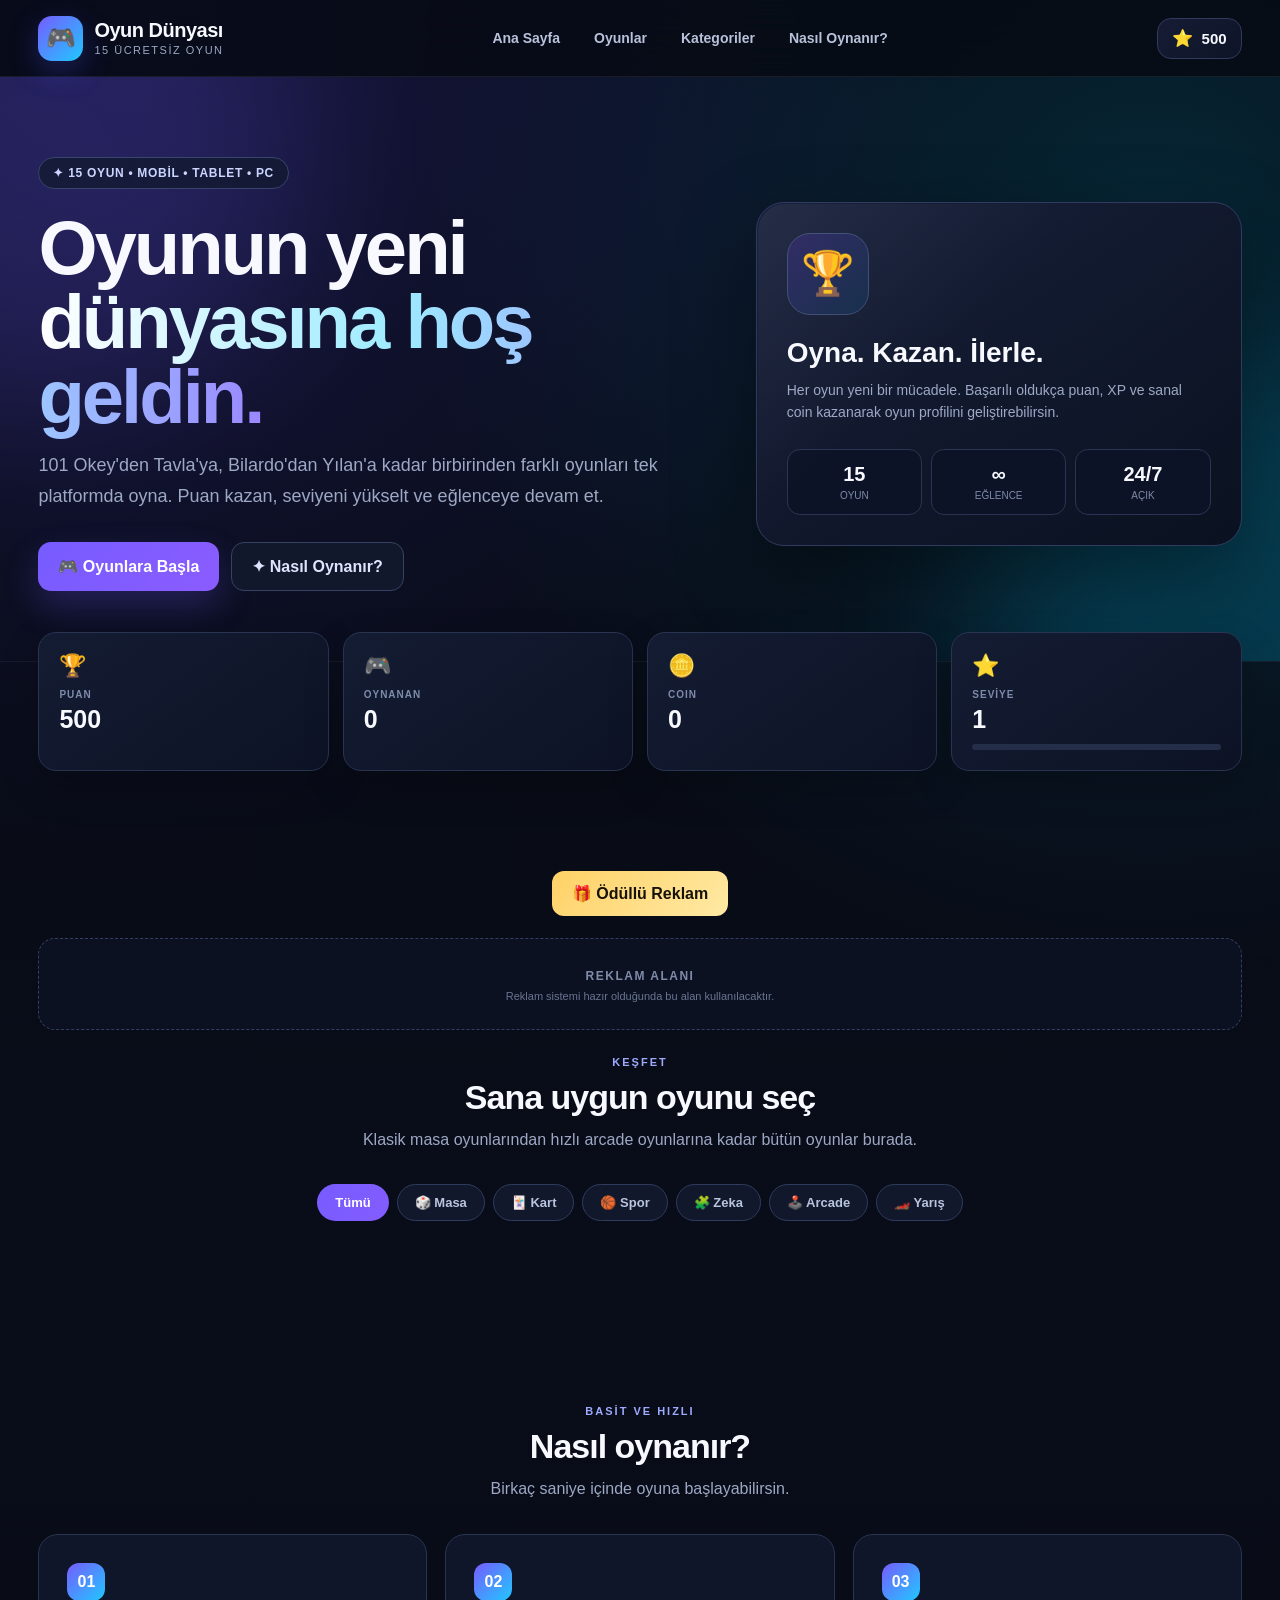
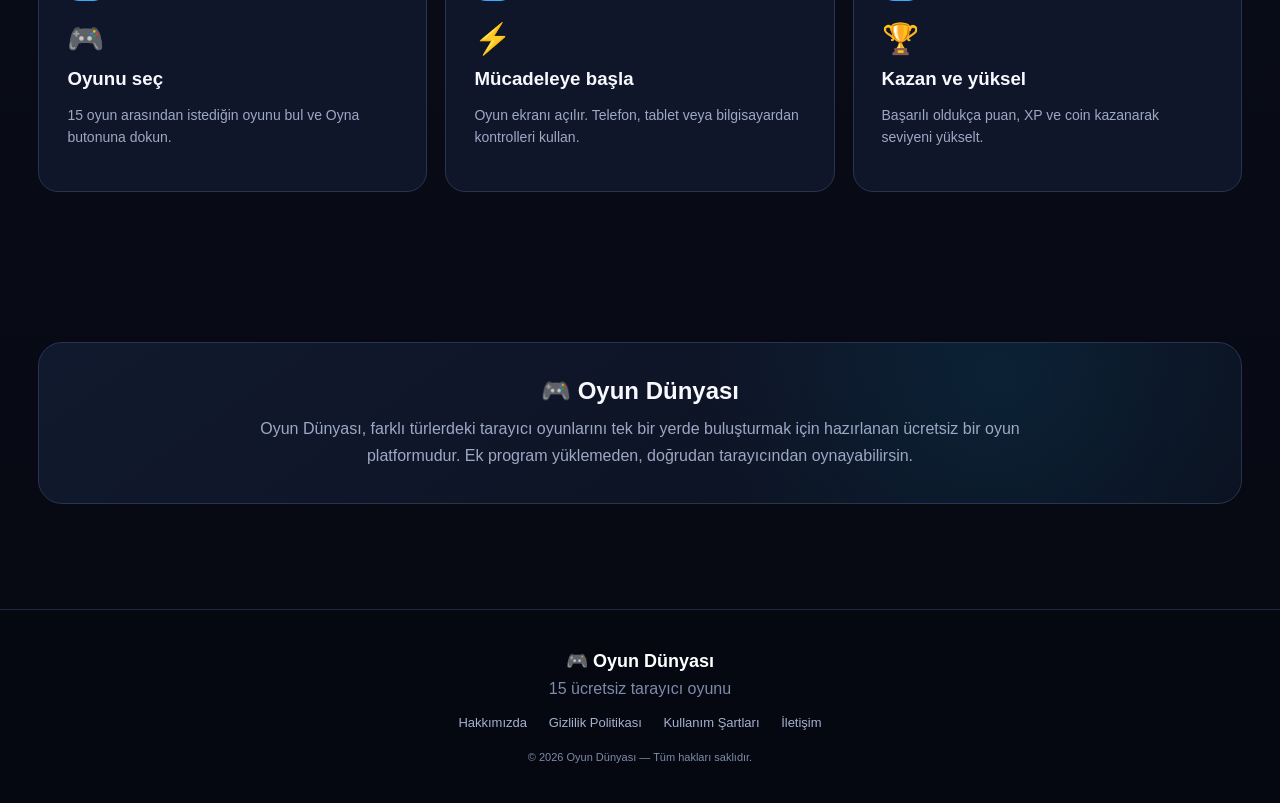
<file: index.html>
<!DOCTYPE html>
<html lang="tr">
<head>
<meta charset="UTF-8">
<meta name="viewport" content="width=device-width, initial-scale=1.0">

<title>🎮 Oyun Dünyası | 15 Ücretsiz Oyun</title>

<meta name="description" content="Oyun Dünyası - 15 ücretsiz tarayıcı oyunu. 101 Okey, Tavla, Dama, Batak, Bilardo ve daha fazlası.">
<meta name="theme-color" content="#080b16">

<style>
*{
    box-sizing:border-box;
}

html{
    scroll-behavior:smooth;
}

:root{
    --bg:#070a13;
    --bg2:#0c1020;
    --panel:#11172a;
    --panel2:#171e35;
    --line:#293352;
    --text:#f7f9ff;
    --muted:#9da8c5;
    --purple:#765cff;
    --blue:#20c8ff;
    --gold:#ffd166;
    --green:#48e0a4;
    --danger:#ff5f7a;
}

body{
    margin:0;
    min-height:100vh;
    color:var(--text);
    font-family:Inter,Segoe UI,Arial,sans-serif;
    background:
        radial-gradient(circle at 10% 0%,rgba(88,75,255,.20),transparent 32%),
        radial-gradient(circle at 90% 10%,rgba(0,205,255,.14),transparent 30%),
        linear-gradient(180deg,#070a13 0%,#090d19 55%,#060811 100%);
}

button,
input{
    font:inherit;
}

button{
    touch-action:manipulation;
}

a{
    color:inherit;
}

.hidden{
    display:none!important;
}


/* =========================================================
   HEADER
   ========================================================= */

.site-header{
    position:sticky;
    top:0;
    z-index:100;
    border-bottom:1px solid rgba(255,255,255,.07);
    background:rgba(7,10,19,.82);
    backdrop-filter:blur(18px);
}

.header-inner{
    width:min(1220px,94%);
    min-height:76px;
    margin:auto;
    display:flex;
    align-items:center;
    justify-content:space-between;
    gap:25px;
}

.logo{
    text-decoration:none;
    display:flex;
    align-items:center;
    gap:11px;
    white-space:nowrap;
}

.logo-mark{
    width:45px;
    height:45px;
    display:grid;
    place-items:center;
    border-radius:14px;
    font-size:24px;
    background:linear-gradient(135deg,var(--purple),var(--blue));
    box-shadow:0 10px 30px rgba(80,80,255,.28);
}

.logo-text{
    display:flex;
    flex-direction:column;
    line-height:1.05;
}

.logo-main{
    font-size:20px;
    font-weight:900;
    letter-spacing:-.5px;
}

.logo-sub{
    color:var(--muted);
    font-size:11px;
    margin-top:4px;
    letter-spacing:1.5px;
    text-transform:uppercase;
}

.main-nav{
    display:flex;
    align-items:center;
    gap:8px;
}

.main-nav a{
    text-decoration:none;
    color:#b9c2db;
    padding:10px 13px;
    border-radius:10px;
    font-size:14px;
    font-weight:700;
    transition:.2s;
}

.main-nav a:hover{
    color:#fff;
    background:#171e35;
}

.player-box{
    display:flex;
    align-items:center;
    gap:9px;
    padding:9px 14px;
    border:1px solid #303b5e;
    border-radius:14px;
    background:linear-gradient(135deg,#151c34,#0e1427);
}

.player-icon{
    font-size:17px;
}

.player-score{
    font-size:15px;
    font-weight:900;
}


/* =========================================================
   HERO
   ========================================================= */

.hero{
    position:relative;
    overflow:hidden;
    min-height:510px;
    display:flex;
    align-items:center;
    padding:80px 0 70px;
    border-bottom:1px solid rgba(255,255,255,.05);
}

.hero-glow{
    position:absolute;
    width:520px;
    height:520px;
    border-radius:50%;
    filter:blur(80px);
    opacity:.18;
    pointer-events:none;
}

.hero-glow.one{
    background:#725cff;
    left:-220px;
    top:-180px;
}

.hero-glow.two{
    background:#00cfff;
    right:-220px;
    bottom:-220px;
}

.hero-inner{
    position:relative;
    z-index:2;
    width:min(1220px,94%);
    margin:auto;
    display:grid;
    grid-template-columns:1.15fr .85fr;
    gap:60px;
    align-items:center;
}

.hero-content{
    max-width:700px;
}

.hero-badge{
    display:inline-flex;
    align-items:center;
    gap:8px;
    padding:8px 14px;
    border:1px solid #38446d;
    border-radius:30px;
    background:rgba(18,25,48,.8);
    color:#cbd5ff;
    font-size:12px;
    font-weight:900;
    letter-spacing:.7px;
}

.hero h1{
    margin:22px 0 16px;
    font-size:clamp(42px,6vw,76px);
    line-height:.98;
    letter-spacing:-3px;
}

.hero h1 span{
    background:linear-gradient(90deg,#fff,#9eebff,#9a88ff);
    -webkit-background-clip:text;
    background-clip:text;
    color:transparent;
}

.hero p{
    max-width:650px;
    color:var(--muted);
    font-size:18px;
    line-height:1.7;
    margin:0;
}

.hero-actions{
    display:flex;
    flex-wrap:wrap;
    gap:12px;
    margin-top:30px;
}

.hero-btn{
    display:inline-flex;
    align-items:center;
    justify-content:center;
    min-width:170px;
    padding:14px 20px;
    border-radius:13px;
    text-decoration:none;
    font-weight:900;
    transition:.2s;
}

.hero-btn.primary{
    color:#fff;
    background:linear-gradient(135deg,var(--purple),#8b5cff);
    box-shadow:0 15px 35px rgba(112,86,255,.24);
}

.hero-btn.secondary{
    color:#dfe5ff;
    border:1px solid #364263;
    background:#12182b;
}

.hero-btn:hover{
    transform:translateY(-2px);
}

.hero-panel{
    position:relative;
    padding:30px;
    border:1px solid #303b5f;
    border-radius:28px;
    background:
        linear-gradient(145deg,rgba(25,33,61,.94),rgba(10,15,29,.96));
    box-shadow:0 30px 80px rgba(0,0,0,.38);
}

.hero-panel::before{
    content:"";
    position:absolute;
    inset:1px;
    border-radius:27px;
    pointer-events:none;
    background:linear-gradient(135deg,rgba(255,255,255,.06),transparent 40%);
}

.hero-panel-icon{
    width:82px;
    height:82px;
    display:grid;
    place-items:center;
    border-radius:23px;
    font-size:43px;
    background:linear-gradient(135deg,#28225f,#132c48);
    border:1px solid #3c4a73;
    margin-bottom:22px;
}

.hero-panel h2{
    margin:0 0 10px;
    text-align:left;
    font-size:28px;
}

.hero-panel p{
    font-size:14px;
    line-height:1.6;
}

.hero-mini-stats{
    display:grid;
    grid-template-columns:repeat(3,1fr);
    gap:9px;
    margin-top:25px;
}

.hero-mini-stat{
    padding:13px 8px;
    text-align:center;
    border:1px solid #293552;
    border-radius:13px;
    background:#0c1326;
}

.hero-mini-stat strong{
    display:block;
    font-size:20px;
}

.hero-mini-stat span{
    display:block;
    color:#7f8bab;
    font-size:10px;
    margin-top:4px;
}


/* =========================================================
   ANA İÇERİK
   ========================================================= */

.container{
    width:min(1220px,94%);
    margin:auto;
}

.section{
    padding:75px 0;
}

.section-heading{
    text-align:center;
    margin-bottom:32px;
}

.section-kicker{
    display:inline-block;
    color:#9daaff;
    font-size:11px;
    font-weight:900;
    letter-spacing:2px;
    margin-bottom:10px;
}

.section-heading h2{
    margin:0;
    font-size:34px;
    letter-spacing:-1px;
}

.section-heading p{
    color:var(--muted);
    max-width:650px;
    margin:10px auto 0;
    line-height:1.6;
}


/* =========================================================
   İSTATİSTİK
   ========================================================= */

.stats-grid{
    display:grid;
    grid-template-columns:repeat(4,1fr);
    gap:14px;
    margin-top:-30px;
    position:relative;
    z-index:5;
}

.stat-card{
    padding:20px;
    border:1px solid #293451;
    border-radius:18px;
    background:linear-gradient(145deg,#141c33,#0d1325);
    box-shadow:0 16px 40px rgba(0,0,0,.2);
}

.stat-top{
    display:flex;
    justify-content:space-between;
    align-items:center;
}

.stat-icon{
    font-size:22px;
}

.stat-label{
    color:#7f8bab;
    font-size:10px;
    font-weight:900;
    letter-spacing:1px;
    margin-top:10px;
}

.stat-value{
    font-size:25px;
    font-weight:900;
    margin-top:5px;
}

.xp-bar{
    height:6px;
    margin-top:10px;
    border-radius:10px;
    overflow:hidden;
    background:#242e48;
}

.xp-bar div{
    width:0;
    height:100%;
    background:linear-gradient(90deg,var(--purple),var(--blue));
}


/* =========================================================
   BONUS + REKLAM
   ========================================================= */

.utility-row{
    display:flex;
    align-items:center;
    justify-content:center;
    gap:12px;
    flex-wrap:wrap;
    margin:25px 0 12px;
}

.utility-btn{
    border:0;
    border-radius:12px;
    padding:13px 20px;
    color:#17120a;
    background:linear-gradient(135deg,#ffd166,#ffe9a4);
    font-weight:900;
    cursor:pointer;
}

.ad-slot{
    width:100%;
    min-height:92px;
    display:grid;
    place-items:center;
    margin:22px 0;
    padding:20px;
    border:1px dashed #33405f;
    border-radius:17px;
    color:#697592;
    background:#0b1121;
    text-align:center;
}

.ad-slot strong{
    color:#7f8baa;
    font-size:12px;
    letter-spacing:1.5px;
}

.ad-slot small{
    display:block;
    margin-top:6px;
    font-size:11px;
}


/* =========================================================
   FİLTRELER
   ========================================================= */

.filters{
    display:flex;
    justify-content:center;
    flex-wrap:wrap;
    gap:8px;
    margin-bottom:30px;
}

.game-filter{
    border:1px solid #303c5d;
    border-radius:25px;
    padding:10px 17px;
    color:#b9c4df;
    background:#11182b;
    cursor:pointer;
    font-size:13px;
    font-weight:800;
    transition:.2s;
}

.game-filter:hover,
.game-filter.active{
    color:#fff;
    border-color:transparent;
    background:linear-gradient(135deg,var(--purple),#845cff);
}


/* =========================================================
   OYUN KARTLARI
   ========================================================= */

.games-grid{
    display:grid;
    grid-template-columns:repeat(3,1fr);
    gap:18px;
}

.game-card{
    position:relative;
    overflow:hidden;
    border:1px solid #293552;
    border-radius:20px;
    background:linear-gradient(145deg,#141c33,#0c1223);
    transition:.25s;
}

.game-card:hover{
    transform:translateY(-6px);
    border-color:#5968a1;
    box-shadow:0 22px 50px rgba(0,0,0,.35);
}

.game-image{
    min-height:155px;
    display:flex;
    align-items:center;
    justify-content:center;
    font-size:70px;
    border-bottom:1px solid #252f4b;
    background:
        radial-gradient(circle at 50% 45%,rgba(105,90,255,.22),transparent 65%);
}

.game-card-content{
    padding:20px;
}

.game-card-content h3{
    margin:0 0 8px;
    font-size:20px;
}

.game-card-content p{
    min-height:42px;
    margin:0 0 18px;
    color:#8f9bb8;
    line-height:1.5;
    font-size:13px;
}

.play-game{
    width:100%;
    border:0;
    border-radius:12px;
    padding:13px;
    color:#fff;
    background:linear-gradient(135deg,var(--purple),#845cff);
    font-weight:900;
    cursor:pointer;
    transition:.2s;
}

.play-game:hover{
    filter:brightness(1.13);
    transform:translateY(-1px);
}


/* =========================================================
   NASIL OYNANIR
   ========================================================= */

.steps{
    display:grid;
    grid-template-columns:repeat(3,1fr);
    gap:18px;
}

.step{
    position:relative;
    padding:28px;
    border:1px solid #293451;
    border-radius:20px;
    background:#0f1629;
}

.step-number{
    width:38px;
    height:38px;
    display:grid;
    place-items:center;
    border-radius:12px;
    color:#fff;
    background:linear-gradient(135deg,var(--purple),var(--blue));
    font-weight:900;
    margin-bottom:20px;
}

.step-icon{
    font-size:30px;
    margin-bottom:12px;
}

.step h3{
    margin:0 0 8px;
}

.step p{
    color:var(--muted);
    line-height:1.6;
    font-size:14px;
}


/* =========================================================
   ALT BİLGİ
   ========================================================= */

.info-panel{
    padding:34px;
    border:1px solid #293451;
    border-radius:24px;
    background:
        radial-gradient(circle at 80% 20%,rgba(0,200,255,.08),transparent 30%),
        linear-gradient(145deg,#11192e,#0b1120);
    text-align:center;
}

.info-panel h2{
    margin:0 0 10px;
}

.info-panel p{
    max-width:760px;
    margin:auto;
    color:var(--muted);
    line-height:1.7;
}


/* =========================================================
   FOOTER
   ========================================================= */

footer{
    margin-top:30px;
    padding:40px 20px;
    border-top:1px solid #1d2740;
    background:#050810;
    color:#7f8baa;
    text-align:center;
}

.footer-title{
    color:#fff;
    font-weight:900;
    font-size:18px;
    margin-bottom:8px;
}

.footer-links{
    margin-top:15px;
}

.footer-links a{
    color:#a6b1ce;
    text-decoration:none;
    margin:0 9px;
    font-size:13px;
}

.footer-links a:hover{
    color:#fff;
}

.footer-copy{
    margin-top:20px;
    font-size:11px;
}


/* =========================================================
   OYUN MODALI
   ========================================================= */

#game-modal{
    position:fixed;
    inset:0;
    z-index:500;
    overflow:auto;
    padding:18px;
    background:rgba(3,5,12,.94);
    backdrop-filter:blur(14px);
}

.game-modal-content{
    width:min(1100px,100%);
    min-height:500px;
    margin:15px auto;
    border:1px solid #35436b;
    border-radius:24px;
    overflow:hidden;
    background:linear-gradient(145deg,#111a31,#090f20);
    box-shadow:0 30px 100px rgba(0,0,0,.65);
}

.game-modal-header{
    display:flex;
    align-items:center;
    justify-content:space-between;
    gap:20px;
    padding:18px 22px;
    border-bottom:1px solid #27324e;
    background:rgba(17,25,46,.85);
}

.modal-category{
    color:#8f9cff;
    font-size:10px;
    font-weight:900;
    letter-spacing:1.5px;
}

.game-modal-header h2{
    margin:4px 0 0;
    font-size:23px;
}

.close-modal-btn{
    width:42px;
    height:42px;
    border:1px solid #354263;
    border-radius:12px;
    color:#fff;
    background:#1a233c;
    cursor:pointer;
    font-size:18px;
}

.close-modal-btn:hover{
    background:#283555;
}

.game-area{
    padding:25px;
}


/* =========================================================
   OYUN İÇİ ORTAK SINIFLAR
   ========================================================= */

.game-shell{
    width:100%;
    max-width:950px;
    margin:auto;
}

.game-toolbar{
    display:flex;
    justify-content:center;
    flex-wrap:wrap;
    gap:8px;
    margin-bottom:14px;
}

.game-btn{
    border:0;
    border-radius:11px;
    padding:11px 16px;
    color:#fff;
    background:#263351;
    cursor:pointer;
    font-weight:800;
}

.game-btn.primary{
    background:linear-gradient(135deg,var(--purple),#805cff);
}

.game-btn.gold{
    color:#1b1506;
    background:linear-gradient(135deg,#ffd166,#ffe49a);
}

.game-status{
    text-align:center;
    color:#aeb9d4;
    padding:10px;
    margin-bottom:12px;
}

.game-shell canvas{
    display:block;
    max-width:100%;
    height:auto;
    margin:10px auto;
    border:1px solid #344267;
    border-radius:15px;
    background:#050811;
    touch-action:none;
}

.game-shell button{
    touch-action:manipulation;
}


/* =========================================================
   MESAJ PENCERESİ
   ========================================================= */

#message-modal{
    position:fixed;
    inset:0;
    z-index:700;
    display:grid;
    place-items:center;
    padding:20px;
    background:rgba(3,5,12,.78);
    backdrop-filter:blur(10px);
}

.message-modal-content{
    width:min(430px,100%);
    padding:35px;
    border:1px solid #394871;
    border-radius:24px;
    background:linear-gradient(145deg,#151e38,#0c1325);
    box-shadow:0 30px 90px rgba(0,0,0,.55);
    text-align:center;
}

.message-icon{
    font-size:55px;
    margin-bottom:10px;
}

.message-modal-content h2{
    margin:0 0 10px;
}

.message-modal-content p{
    color:#aeb9d3;
    line-height:1.6;
}

#message-close{
    border:0;
    border-radius:12px;
    padding:12px 25px;
    color:#fff;
    background:linear-gradient(135deg,var(--purple),#825cff);
    cursor:pointer;
    font-weight:900;
}


/* =========================================================
   MOBİL
   ========================================================= */

@media(max-width:950px){

    .hero-inner{
        grid-template-columns:1fr;
        gap:35px;
    }

    .hero-content{
        text-align:center;
        margin:auto;
    }

    .hero p{
        margin:auto;
    }

    .hero-actions{
        justify-content:center;
    }

    .hero-panel{
        max-width:650px;
        width:100%;
        margin:auto;
    }

    .games-grid{
        grid-template-columns:repeat(2,1fr);
    }

    .stats-grid{
        grid-template-columns:repeat(2,1fr);
    }

    .steps{
        grid-template-columns:1fr;
    }
}

@media(max-width:700px){

    .header-inner{
        min-height:auto;
        padding:12px 0;
        flex-wrap:wrap;
        justify-content:center;
    }

    .main-nav{
        order:3;
        width:100%;
        justify-content:center;
        overflow:auto;
    }

    .main-nav a{
        font-size:12px;
        padding:8px;
    }

    .hero{
        padding:55px 0;
    }

    .hero h1{
        font-size:44px;
        letter-spacing:-2px;
    }

    .games-grid{
        grid-template-columns:1fr;
    }

    .section{
        padding:55px 0;
    }

    .game-area{
        padding:15px 8px;
    }
}

@media(max-width:480px){

    .stats-grid{
        grid-template-columns:1fr 1fr;
        gap:9px;
    }

    .stat-card{
        padding:14px;
    }

    .stat-value{
        font-size:20px;
    }

    .hero h1{
        font-size:38px;
    }

    .hero-panel{
        padding:22px;
    }

    .hero-mini-stats{
        grid-template-columns:1fr 1fr 1fr;
    }

    .game-modal-content{
        margin:0;
        border-radius:18px;
    }

    #game-modal{
        padding:7px;
    }
}
</style>
</head>


<body>

<!-- =========================================================
     HEADER
     ========================================================= -->

<header class="site-header">

    <div class="header-inner">

        <a href="#anasayfa" class="logo">

            <div class="logo-mark">🎮</div>

            <div class="logo-text">
                <span class="logo-main">Oyun Dünyası</span>
                <span class="logo-sub">15 Ücretsiz Oyun</span>
            </div>

        </a>


        <nav class="main-nav">

            <a href="#anasayfa">Ana Sayfa</a>

            <a href="#oyunlar">Oyunlar</a>

            <a href="#kategoriler">Kategoriler</a>

            <a href="#nasil-oynanir">Nasıl Oynanır?</a>

        </nav>


        <div class="player-box">

            <span class="player-icon">⭐</span>

            <span id="user-score" class="player-score">500</span>

        </div>

    </div>

</header>



<!-- =========================================================
     HERO
     ========================================================= -->

<section id="anasayfa" class="hero">

    <div class="hero-glow one"></div>
    <div class="hero-glow two"></div>


    <div class="hero-inner">


        <div class="hero-content">

            <span class="hero-badge">
                ✦ 15 OYUN • MOBİL • TABLET • PC
            </span>


            <h1>
                Oyunun yeni<br>
                <span>dünyasına hoş geldin.</span>
            </h1>


            <p>
                101 Okey'den Tavla'ya, Bilardo'dan Yılan'a kadar
                birbirinden farklı oyunları tek platformda oyna.
                Puan kazan, seviyeni yükselt ve eğlenceye devam et.
            </p>


            <div class="hero-actions">

                <a href="#oyunlar" class="hero-btn primary">
                    🎮 Oyunlara Başla
                </a>

                <a href="#nasil-oynanir" class="hero-btn secondary">
                    ✦ Nasıl Oynanır?
                </a>

            </div>

        </div>



        <div class="hero-panel">

            <div class="hero-panel-icon">
                🏆
            </div>

            <h2>
                Oyna. Kazan. İlerle.
            </h2>

            <p>
                Her oyun yeni bir mücadele. Başarılı oldukça
                puan, XP ve sanal coin kazanarak oyun profilini
                geliştirebilirsin.
            </p>


            <div class="hero-mini-stats">

                <div class="hero-mini-stat">
                    <strong>15</strong>
                    <span>OYUN</span>
                </div>

                <div class="hero-mini-stat">
                    <strong>∞</strong>
                    <span>EĞLENCE</span>
                </div>

                <div class="hero-mini-stat">
                    <strong>24/7</strong>
                    <span>AÇIK</span>
                </div>

            </div>

        </div>

    </div>

</section>



<!-- =========================================================
     İSTATİSTİKLER
     ========================================================= -->

<div class="container">

    <div class="stats-grid">

        <div class="stat-card">

            <div class="stat-top">
                <span class="stat-icon">🏆</span>
            </div>

            <div class="stat-label">
                PUAN
            </div>

            <div class="stat-value" id="score">
                500
            </div>

        </div>


        <div class="stat-card">

            <div class="stat-top">
                <span class="stat-icon">🎮</span>
            </div>

            <div class="stat-label">
                OYNANAN
            </div>

            <div class="stat-value" id="played">
                0
            </div>

        </div>


        <div class="stat-card">

            <div class="stat-top">
                <span class="stat-icon">🪙</span>
            </div>

            <div class="stat-label">
                COIN
            </div>

            <div class="stat-value" id="coins">
                0
            </div>

        </div>


        <div class="stat-card">

            <div class="stat-top">
                <span class="stat-icon">⭐</span>
            </div>

            <div class="stat-label">
                SEVİYE
            </div>

            <div class="stat-value">
                <span id="level">1</span>
            </div>

            <div class="xp-bar">
                <div id="xp-bar"></div>
            </div>

        </div>

    </div>

</div>



<!-- =========================================================
     OYUNLAR
     ========================================================= -->

<section id="oyunlar" class="section">

    <div class="container">


        <div class="utility-row">

            <button
                id="watch-ad-btn"
                class="utility-btn"
                type="button">
                🎁 Ödüllü Reklam
            </button>

        </div>


        <div class="ad-slot">

            <div>

                <strong>REKLAM ALANI</strong>

                <small>
                    Reklam sistemi hazır olduğunda bu alan kullanılacaktır.
                </small>

            </div>

        </div>



        <div class="section-heading" id="kategoriler">

            <span class="section-kicker">
                KEŞFET
            </span>

            <h2>
                Sana uygun oyunu seç
            </h2>

            <p>
                Klasik masa oyunlarından hızlı arcade oyunlarına
                kadar bütün oyunlar burada.
            </p>

        </div>



        <!-- FİLTRELER -->

        <div class="filters">

            <button
                type="button"
                class="game-filter active"
                data-filter="all">
                Tümü
            </button>

            <button
                type="button"
                class="game-filter"
                data-filter="board">
                🎲 Masa
            </button>

            <button
                type="button"
                class="game-filter"
                data-filter="cards">
                🃏 Kart
            </button>

            <button
                type="button"
                class="game-filter"
                data-filter="sport">
                🏀 Spor
            </button>

            <button
                type="button"
                class="game-filter"
                data-filter="puzzle">
                🧩 Zeka
            </button>

            <button
                type="button"
                class="game-filter"
                data-filter="arcade">
                🕹️ Arcade
            </button>

            <button
                type="button"
                class="game-filter"
                data-filter="race">
                🏎️ Yarış
            </button>

        </div>



        <!--
            15 OYUN BURAYA JAVASCRIPT TARAFINDAN
            OTOMATİK OLARAK OLUŞTURULACAK.
        -->

        <div
            id="games-container"
            class="games-grid">
        </div>

    </div>

</section>



<!-- =========================================================
     NASIL OYNANIR
     ========================================================= -->

<section id="nasil-oynanir" class="section">

    <div class="container">

        <div class="section-heading">

            <span class="section-kicker">
                BASİT VE HIZLI
            </span>

            <h2>
                Nasıl oynanır?
            </h2>

            <p>
                Birkaç saniye içinde oyuna başlayabilirsin.
            </p>

        </div>


        <div class="steps">


            <div class="step">

                <div class="step-number">
                    01
                </div>

                <div class="step-icon">
                    🎮
                </div>

                <h3>
                    Oyunu seç
                </h3>

                <p>
                    15 oyun arasından istediğin oyunu bul
                    ve Oyna butonuna dokun.
                </p>

            </div>


            <div class="step">

                <div class="step-number">
                    02
                </div>

                <div class="step-icon">
                    ⚡
                </div>

                <h3>
                    Mücadeleye başla
                </h3>

                <p>
                    Oyun ekranı açılır. Telefon, tablet veya
                    bilgisayardan kontrolleri kullan.
                </p>

            </div>


            <div class="step">

                <div class="step-number">
                    03
                </div>

                <div class="step-icon">
                    🏆
                </div>

                <h3>
                    Kazan ve yüksel
                </h3>

                <p>
                    Başarılı oldukça puan, XP ve coin kazanarak
                    seviyeni yükselt.
                </p>

            </div>


        </div>

    </div>

</section>



<!-- =========================================================
     HAKKIMIZDA
     ========================================================= -->

<section class="section">

    <div class="container">

        <div class="info-panel">

            <h2>
                🎮 Oyun Dünyası
            </h2>

            <p>
                Oyun Dünyası, farklı türlerdeki tarayıcı oyunlarını
                tek bir yerde buluşturmak için hazırlanan ücretsiz
                bir oyun platformudur. Ek program yüklemeden,
                doğrudan tarayıcından oynayabilirsin.
            </p>

        </div>

    </div>

</section>



<!-- =========================================================
     FOOTER
     ========================================================= -->

<footer>

    <div class="footer-title">
        🎮 Oyun Dünyası
    </div>

    <div>
        15 ücretsiz tarayıcı oyunu
    </div>


    <div class="footer-links">

        <a href="hakkimizda.html">
            Hakkımızda
        </a>

        <a href="gizlilik.html">
            Gizlilik Politikası
        </a>

        <a href="kullanim-sartlari.html">
            Kullanım Şartları
        </a>

        <a href="iletisim.html">
            İletişim
        </a>

    </div>


    <div class="footer-copy">
        © 2026 Oyun Dünyası — Tüm hakları saklıdır.
    </div>

</footer>



<!-- =========================================================
     OYUN MODALI
     ========================================================= -->

<div
    id="game-modal"
    class="hidden"
    aria-hidden="true">

    <div class="game-modal-content">


        <div class="game-modal-header">

            <div>

                <span
                    id="modal-category"
                    class="modal-category">
                    OYUN
                </span>

                <h2 id="modal-game-title">
                    Oyun
                </h2>

            </div>


            <button
                id="close-modal-btn"
                class="close-modal-btn"
                type="button"
                aria-label="Oyunu kapat">
                ✕
            </button>

        </div>


        <div
            id="game-area"
            class="game-area">
        </div>

    </div>

</div>



<!-- =========================================================
     BİLDİRİM MODALI
     ========================================================= -->

<div
    id="message-modal"
    class="hidden"
    aria-hidden="true">

    <div class="message-modal-content">

        <div
            id="message-icon"
            class="message-icon">
            🎉
        </div>

        <h2 id="message-title">
            Tebrikler!
        </h2>

        <p id="message-text">
            Oyun tamamlandı.
        </p>

        <button
            id="message-close"
            type="button">
            Tamam
        </button>

    </div>

</div>



<!-- =========================================================
     JAVASCRIPT
     ========================================================= -->

<script src="script.js"></script>

</body>
</html>
</file>
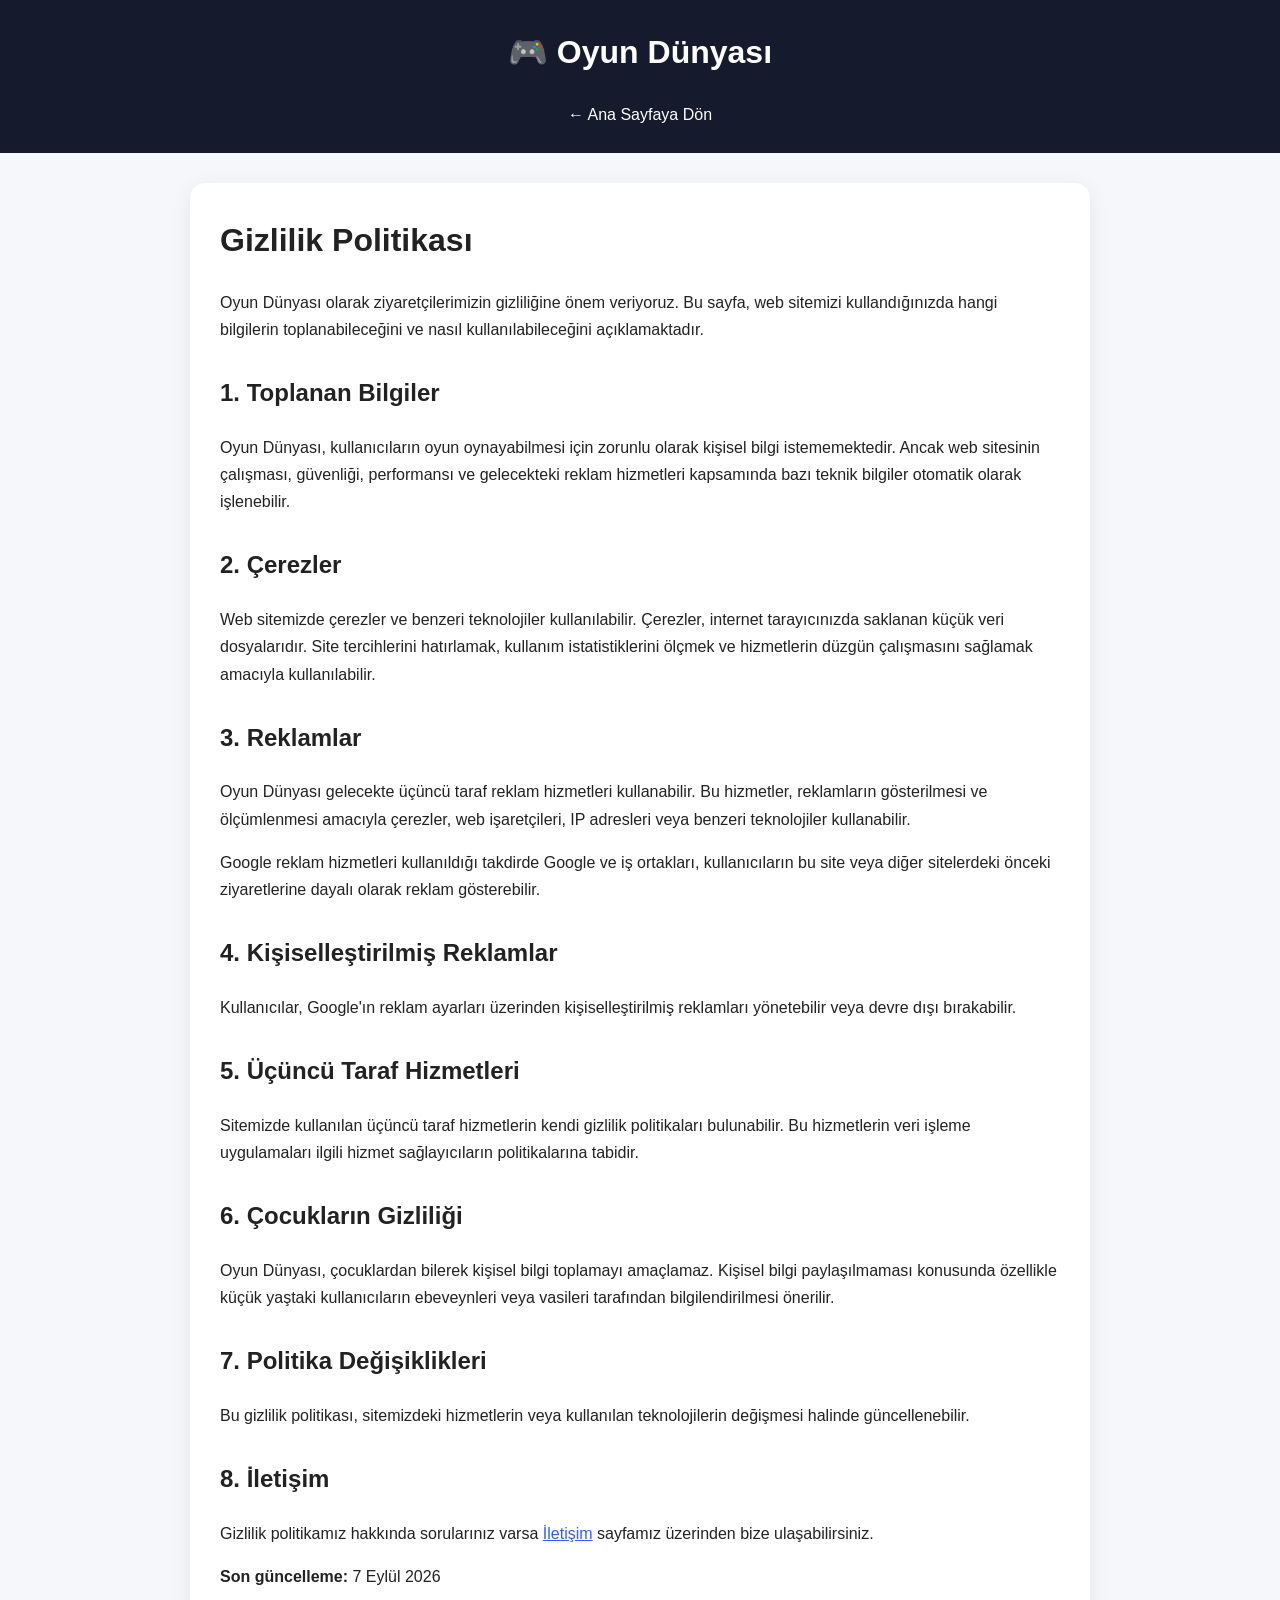
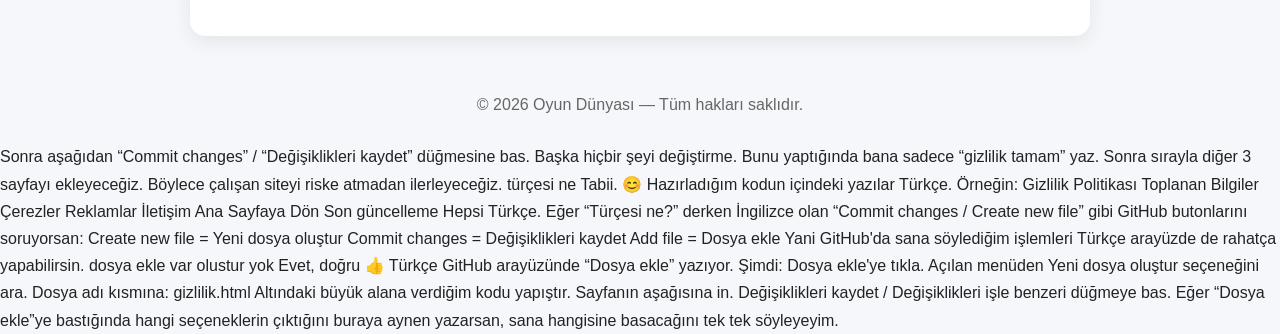
<file: gizlilik.html>
<!DOCTYPE html>
<html lang="tr">
<head>
    <meta charset="UTF-8">
    <meta name="viewport" content="width=device-width, initial-scale=1.0">
    <title>Gizlilik Politikası - Oyun Dünyası</title>
    <meta name="description" content="Oyun Dünyası gizlilik politikası ve çerez kullanımı hakkında bilgiler.">
    <style>
        * { box-sizing: border-box; }
        body {
            margin: 0;
            font-family: Arial, sans-serif;
            background: #f5f7fb;
            color: #222;
            line-height: 1.7;
        }
        header {
            background: #151a2d;
            color: white;
            padding: 25px 20px;
            text-align: center;
        }
        header a {
            color: white;
            text-decoration: none;
        }
        main {
            max-width: 900px;
            margin: 30px auto;
            padding: 30px;
            background: white;
            border-radius: 15px;
            box-shadow: 0 5px 20px rgba(0,0,0,.08);
        }
        h1 { margin-top: 0; }
        h2 { margin-top: 30px; }
        a { color: #315efb; }
        footer {
            text-align: center;
            padding: 25px;
            color: #666;
        }
    </style>
</head>
<body>

<header>
    <h1>🎮 Oyun Dünyası</h1>
    <a href="index.html">← Ana Sayfaya Dön</a>
</header>

<main>
    <h1>Gizlilik Politikası</h1>

    <p>
        Oyun Dünyası olarak ziyaretçilerimizin gizliliğine önem veriyoruz.
        Bu sayfa, web sitemizi kullandığınızda hangi bilgilerin
        toplanabileceğini ve nasıl kullanılabileceğini açıklamaktadır.
    </p>

    <h2>1. Toplanan Bilgiler</h2>
    <p>
        Oyun Dünyası, kullanıcıların oyun oynayabilmesi için zorunlu
        olarak kişisel bilgi istememektedir. Ancak web sitesinin
        çalışması, güvenliği, performansı ve gelecekteki reklam
        hizmetleri kapsamında bazı teknik bilgiler otomatik olarak
        işlenebilir.
    </p>

    <h2>2. Çerezler</h2>
    <p>
        Web sitemizde çerezler ve benzeri teknolojiler kullanılabilir.
        Çerezler, internet tarayıcınızda saklanan küçük veri dosyalarıdır.
        Site tercihlerini hatırlamak, kullanım istatistiklerini ölçmek
        ve hizmetlerin düzgün çalışmasını sağlamak amacıyla kullanılabilir.
    </p>

    <h2>3. Reklamlar</h2>
    <p>
        Oyun Dünyası gelecekte üçüncü taraf reklam hizmetleri kullanabilir.
        Bu hizmetler, reklamların gösterilmesi ve ölçümlenmesi amacıyla
        çerezler, web işaretçileri, IP adresleri veya benzeri teknolojiler
        kullanabilir.
    </p>

    <p>
        Google reklam hizmetleri kullanıldığı takdirde Google ve iş
        ortakları, kullanıcıların bu site veya diğer sitelerdeki önceki
        ziyaretlerine dayalı olarak reklam gösterebilir.
    </p>

    <h2>4. Kişiselleştirilmiş Reklamlar</h2>
    <p>
        Kullanıcılar, Google'ın reklam ayarları üzerinden kişiselleştirilmiş
        reklamları yönetebilir veya devre dışı bırakabilir.
    </p>

    <h2>5. Üçüncü Taraf Hizmetleri</h2>
    <p>
        Sitemizde kullanılan üçüncü taraf hizmetlerin kendi gizlilik
        politikaları bulunabilir. Bu hizmetlerin veri işleme uygulamaları
        ilgili hizmet sağlayıcıların politikalarına tabidir.
    </p>

    <h2>6. Çocukların Gizliliği</h2>
    <p>
        Oyun Dünyası, çocuklardan bilerek kişisel bilgi toplamayı amaçlamaz.
        Kişisel bilgi paylaşılmaması konusunda özellikle küçük yaştaki
        kullanıcıların ebeveynleri veya vasileri tarafından bilgilendirilmesi
        önerilir.
    </p>

    <h2>7. Politika Değişiklikleri</h2>
    <p>
        Bu gizlilik politikası, sitemizdeki hizmetlerin veya kullanılan
        teknolojilerin değişmesi halinde güncellenebilir.
    </p>

    <h2>8. İletişim</h2>
    <p>
        Gizlilik politikamız hakkında sorularınız varsa
        <a href="iletisim.html">İletişim</a> sayfamız üzerinden bize ulaşabilirsiniz.
    </p>

    <p><strong>Son güncelleme:</strong> 7 Eylül 2026</p>
</main>

<footer>
    © 2026 Oyun Dünyası — Tüm hakları saklıdır.
</footer>

</body>
</html>

Sonra aşağıdan “Commit changes” / “Değişiklikleri kaydet” düğmesine bas.

Başka hiçbir şeyi değiştirme.

Bunu yaptığında bana sadece “gizlilik tamam” yaz. Sonra sırayla diğer 3 sayfayı ekleyeceğiz. Böylece çalışan siteyi riske atmadan ilerleyeceğiz.

türçesi ne

Tabii. 😊 Hazırladığım kodun içindeki yazılar Türkçe.

Örneğin:

Gizlilik Politikası
Toplanan Bilgiler
Çerezler
Reklamlar
İletişim
Ana Sayfaya Dön
Son güncelleme

Hepsi Türkçe.

Eğer “Türçesi ne?” derken İngilizce olan “Commit changes / Create new file” gibi GitHub butonlarını soruyorsan:

Create new file = Yeni dosya oluştur
Commit changes = Değişiklikleri kaydet
Add file = Dosya ekle

Yani GitHub'da sana söylediğim işlemleri Türkçe arayüzde de rahatça yapabilirsin.

dosya ekle var olustur yok

Evet, doğru 👍 Türkçe GitHub arayüzünde “Dosya ekle” yazıyor.

Şimdi:

Dosya ekle'ye tıkla.
Açılan menüden Yeni dosya oluştur seçeneğini ara.
Dosya adı kısmına:
gizlilik.html
Altındaki büyük alana verdiğim kodu yapıştır.
Sayfanın aşağısına in.
Değişiklikleri kaydet / Değişiklikleri işle benzeri düğmeye bas.

Eğer “Dosya ekle”ye bastığında hangi seçeneklerin çıktığını buraya aynen yazarsan, sana hangisine basacağını tek tek söyleyeyim.
</file>
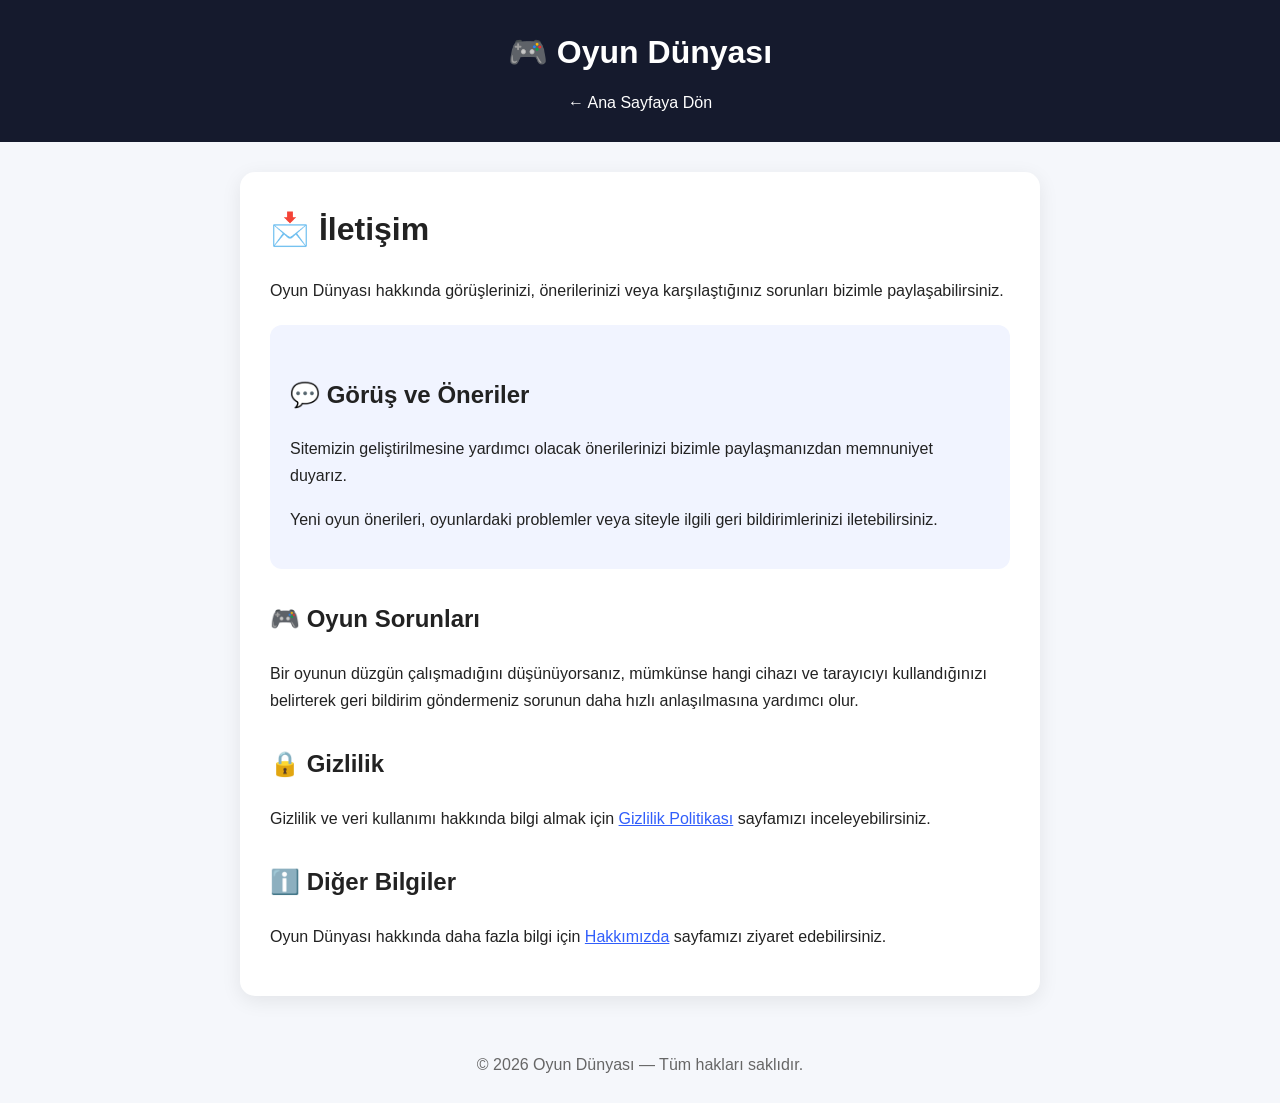
<file: iletisim.html>
<!DOCTYPE html>
<html lang="tr">
<head>
    <meta charset="UTF-8">
    <meta name="viewport" content="width=device-width, initial-scale=1.0">

    <title>İletişim - Oyun Dünyası</title>

    <meta name="description" content="Oyun Dünyası iletişim sayfası. Görüş, öneri ve geri bildirimlerinizi bizimle paylaşabilirsiniz.">

    <style>
        * {
            box-sizing: border-box;
        }

        body {
            margin: 0;
            font-family: Arial, sans-serif;
            background: #f5f7fb;
            color: #222;
            line-height: 1.7;
        }

        header {
            background: #151a2d;
            color: white;
            padding: 25px 20px;
            text-align: center;
        }

        header h1 {
            margin: 0 0 10px;
        }

        header a {
            color: white;
            text-decoration: none;
        }

        main {
            max-width: 800px;
            margin: 30px auto;
            padding: 30px;
            background: white;
            border-radius: 15px;
            box-shadow: 0 5px 20px rgba(0,0,0,.08);
        }

        h1 {
            margin-top: 0;
        }

        h2 {
            margin-top: 30px;
        }

        .box {
            background: #f1f4ff;
            padding: 20px;
            border-radius: 12px;
            margin-top: 20px;
        }

        footer {
            text-align: center;
            padding: 25px;
            color: #666;
        }

        a {
            color: #315efb;
        }

        @media (max-width: 600px) {
            main {
                margin: 15px;
                padding: 20px;
            }
        }
    </style>
</head>

<body>

<header>
    <h1>🎮 Oyun Dünyası</h1>
    <a href="index.html">← Ana Sayfaya Dön</a>
</header>

<main>

    <h1>📩 İletişim</h1>

    <p>
        Oyun Dünyası hakkında görüşlerinizi, önerilerinizi veya
        karşılaştığınız sorunları bizimle paylaşabilirsiniz.
    </p>

    <div class="box">
        <h2>💬 Görüş ve Öneriler</h2>

        <p>
            Sitemizin geliştirilmesine yardımcı olacak önerilerinizi
            bizimle paylaşmanızdan memnuniyet duyarız.
        </p>

        <p>
            Yeni oyun önerileri, oyunlardaki problemler veya siteyle
            ilgili geri bildirimlerinizi iletebilirsiniz.
        </p>
    </div>

    <h2>🎮 Oyun Sorunları</h2>

    <p>
        Bir oyunun düzgün çalışmadığını düşünüyorsanız, mümkünse
        hangi cihazı ve tarayıcıyı kullandığınızı belirterek
        geri bildirim göndermeniz sorunun daha hızlı anlaşılmasına
        yardımcı olur.
    </p>

    <h2>🔒 Gizlilik</h2>

    <p>
        Gizlilik ve veri kullanımı hakkında bilgi almak için
        <a href="gizlilik.html">Gizlilik Politikası</a> sayfamızı
        inceleyebilirsiniz.
    </p>

    <h2>ℹ️ Diğer Bilgiler</h2>

    <p>
        Oyun Dünyası hakkında daha fazla bilgi için
        <a href="hakkimizda.html">Hakkımızda</a> sayfamızı ziyaret
        edebilirsiniz.
    </p>

</main>

<footer>
    © 2026 Oyun Dünyası — Tüm hakları saklıdır.
</footer>

</body>
</html>
</file>
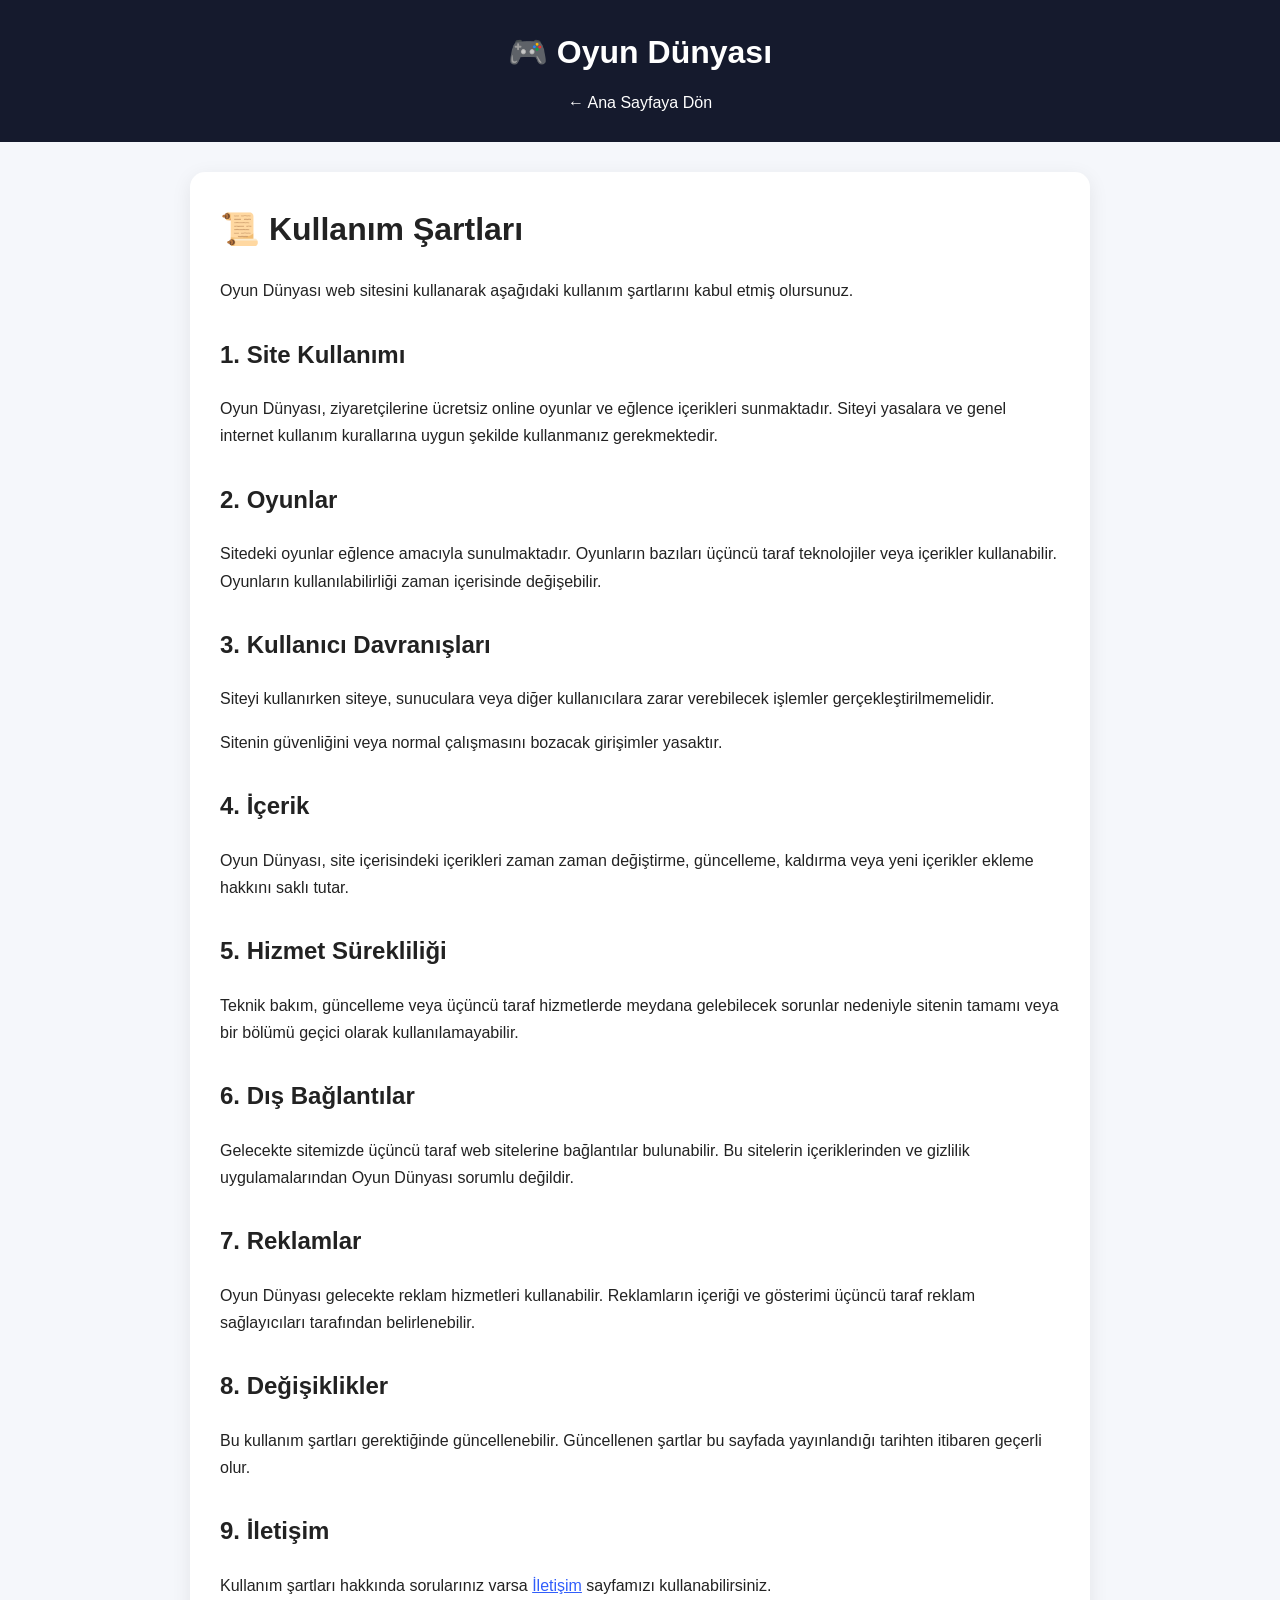
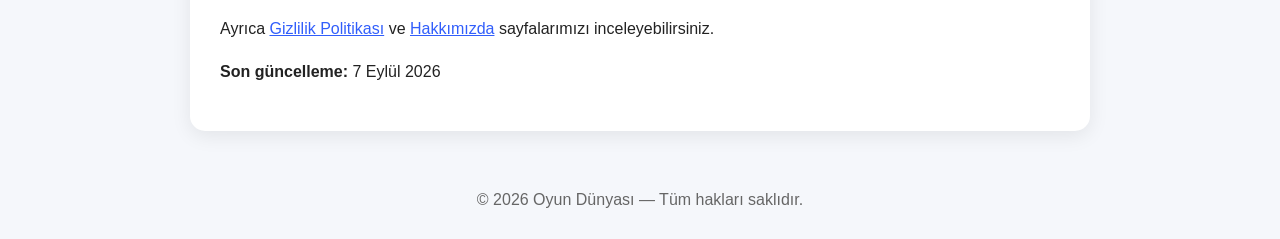
<file: kullanim-sartlari.html>
<!DOCTYPE html>
<html lang="tr">
<head>
    <meta charset="UTF-8">
    <meta name="viewport" content="width=device-width, initial-scale=1.0">

    <title>Kullanım Şartları - Oyun Dünyası</title>

    <meta name="description" content="Oyun Dünyası kullanım şartları ve site kullanım kuralları.">

    <style>
        * {
            box-sizing: border-box;
        }

        body {
            margin: 0;
            font-family: Arial, sans-serif;
            background: #f5f7fb;
            color: #222;
            line-height: 1.7;
        }

        header {
            background: #151a2d;
            color: white;
            padding: 25px 20px;
            text-align: center;
        }

        header h1 {
            margin: 0 0 10px;
        }

        header a {
            color: white;
            text-decoration: none;
        }

        main {
            max-width: 900px;
            margin: 30px auto;
            padding: 30px;
            background: white;
            border-radius: 15px;
            box-shadow: 0 5px 20px rgba(0,0,0,.08);
        }

        h1 {
            margin-top: 0;
        }

        h2 {
            margin-top: 30px;
        }

        footer {
            text-align: center;
            padding: 25px;
            color: #666;
        }

        a {
            color: #315efb;
        }

        @media (max-width: 600px) {
            main {
                margin: 15px;
                padding: 20px;
            }
        }
    </style>
</head>

<body>

<header>
    <h1>🎮 Oyun Dünyası</h1>
    <a href="index.html">← Ana Sayfaya Dön</a>
</header>

<main>

    <h1>📜 Kullanım Şartları</h1>

    <p>
        Oyun Dünyası web sitesini kullanarak aşağıdaki kullanım
        şartlarını kabul etmiş olursunuz.
    </p>

    <h2>1. Site Kullanımı</h2>

    <p>
        Oyun Dünyası, ziyaretçilerine ücretsiz online oyunlar ve
        eğlence içerikleri sunmaktadır. Siteyi yasalara ve genel
        internet kullanım kurallarına uygun şekilde kullanmanız
        gerekmektedir.
    </p>

    <h2>2. Oyunlar</h2>

    <p>
        Sitedeki oyunlar eğlence amacıyla sunulmaktadır. Oyunların
        bazıları üçüncü taraf teknolojiler veya içerikler kullanabilir.
        Oyunların kullanılabilirliği zaman içerisinde değişebilir.
    </p>

    <h2>3. Kullanıcı Davranışları</h2>

    <p>
        Siteyi kullanırken siteye, sunuculara veya diğer kullanıcılara
        zarar verebilecek işlemler gerçekleştirilmemelidir.
    </p>

    <p>
        Sitenin güvenliğini veya normal çalışmasını bozacak girişimler
        yasaktır.
    </p>

    <h2>4. İçerik</h2>

    <p>
        Oyun Dünyası, site içerisindeki içerikleri zaman zaman
        değiştirme, güncelleme, kaldırma veya yeni içerikler ekleme
        hakkını saklı tutar.
    </p>

    <h2>5. Hizmet Sürekliliği</h2>

    <p>
        Teknik bakım, güncelleme veya üçüncü taraf hizmetlerde meydana
        gelebilecek sorunlar nedeniyle sitenin tamamı veya bir bölümü
        geçici olarak kullanılamayabilir.
    </p>

    <h2>6. Dış Bağlantılar</h2>

    <p>
        Gelecekte sitemizde üçüncü taraf web sitelerine bağlantılar
        bulunabilir. Bu sitelerin içeriklerinden ve gizlilik
        uygulamalarından Oyun Dünyası sorumlu değildir.
    </p>

    <h2>7. Reklamlar</h2>

    <p>
        Oyun Dünyası gelecekte reklam hizmetleri kullanabilir.
        Reklamların içeriği ve gösterimi üçüncü taraf reklam
        sağlayıcıları tarafından belirlenebilir.
    </p>

    <h2>8. Değişiklikler</h2>

    <p>
        Bu kullanım şartları gerektiğinde güncellenebilir.
        Güncellenen şartlar bu sayfada yayınlandığı tarihten itibaren
        geçerli olur.
    </p>

    <h2>9. İletişim</h2>

    <p>
        Kullanım şartları hakkında sorularınız varsa
        <a href="iletisim.html">İletişim</a> sayfamızı kullanabilirsiniz.
    </p>

    <p>
        Ayrıca <a href="gizlilik.html">Gizlilik Politikası</a> ve
        <a href="hakkimizda.html">Hakkımızda</a> sayfalarımızı
        inceleyebilirsiniz.
    </p>

    <p><strong>Son güncelleme:</strong> 7 Eylül 2026</p>

</main>

<footer>
    © 2026 Oyun Dünyası — Tüm hakları saklıdır.
</footer>

</body>
</html
</file>
